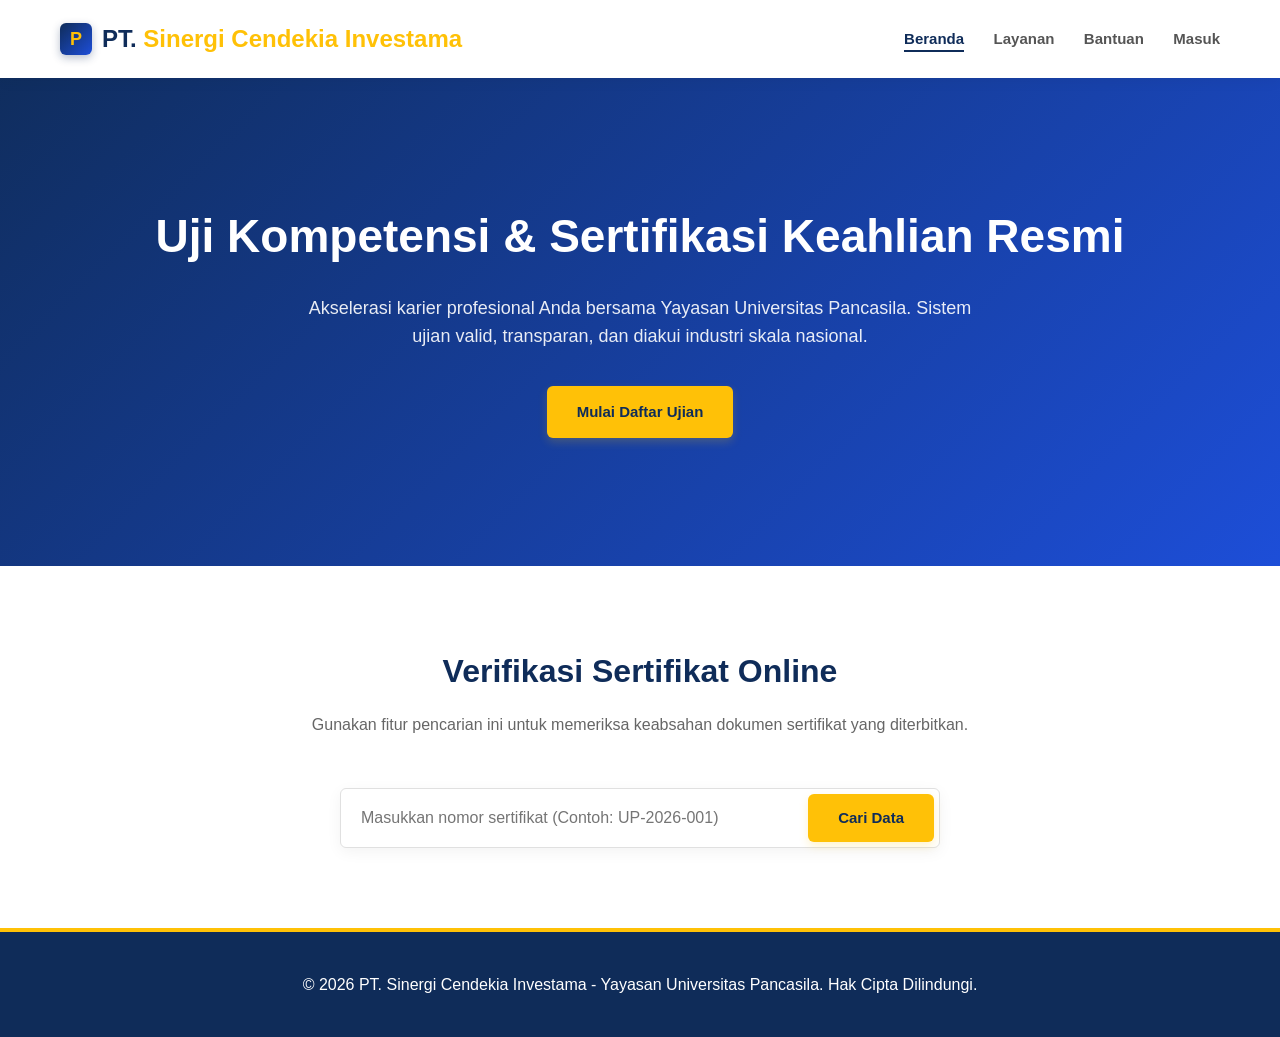
<file: index.html>
<!DOCTYPE html>
<html lang="id">
<head>
    <meta charset="UTF-8">
    <meta name="viewport" content="width=device-width, initial-scale=1.0">
    <title>PT. Sinergi Cendekia Investama - Beranda</title>
    <!-- Menghubungkan ke file CSS Eksternal -->
    <link rel="stylesheet" href="style.css">
    <style>
        /* Gaya spesifik khusus untuk elemen di halaman Beranda */
        .hero {
            background: linear-gradient(135deg, var(--primary-color) 0%, #1d4ed8 100%);
            color: var(--white);
            padding: 200px 0 120px 0;
            text-align: center;
        }

        .hero h1 {
            font-size: 46px;
            margin-bottom: 20px;
            font-weight: 700;
        }

        .hero p {
            font-size: 18px;
            margin-bottom: 35px;
            max-width: 700px;
            margin-left: auto;
            margin-right: auto;
            opacity: 0.9;
        }

        .verification {
            background-color: var(--white);
        }

        .search-box {
            max-width: 600px;
            margin: 0 auto;
            display: flex;
            gap: 10px;
            box-shadow: 0 4px 15px rgba(0,0,0,0.05);
            border-radius: 6px;
            padding: 5px;
            background: var(--white);
            border: 1px solid #e0e0e0;
        }

        .search-box input {
            flex: 1;
            padding: 15px;
            border: none;
            font-size: 16px;
            outline: none;
        }
    </style>
</head>
<body>

    <!-- Navigasi -->
    <header>
        <div class="container">
            <nav>
                <a href="index.html" class="logo logo-wrapper">
                    <div class="logo-icon">P</div>
                    <div>PT. <span>Sinergi Cendekia Investama</span></div>
                </a>
                <div class="menu">
                    <a href="index.html" class="active">Beranda</a>
                    <a href="layanan.html">Layanan</a>
                    <a href="faq.html">Bantuan</a>
                    <a href="login.html">Masuk</a>
                </div>
            </nav>
        </div>
    </header>

    <!-- Banner Utama dengan Kelas Animasi -->
    <section class="hero">
        <div class="container animate-fade">
            <h1>Uji Kompetensi & Sertifikasi Keahlian Resmi</h1>
            <p>Akselerasi karier profesional Anda bersama Yayasan Universitas Pancasila. Sistem ujian valid, transparan, dan diakui industri skala nasional.</p>
            <a href="daftar.html" class="btn">Mulai Daftar Ujian</a>
        </div>
    </section>

    <!-- Fitur Verifikasi Sertifikat -->
    <section class="verification section-padding">
        <div class="container">
            <h2 class="section-title">Verifikasi Sertifikat Online</h2>
            <p class="section-subtitle">Gunakan fitur pencarian ini untuk memeriksa keabsahan dokumen sertifikat yang diterbitkan.</p>
            
            <div class="search-box">
                <input type="text" id="certNumber" placeholder="Masukkan nomor sertifikat (Contoh: UP-2026-001)">
                <button type="button" class="btn" onclick="checkCertificate()">Cari Data</button>
            </div>

            <div id="resultArea" class="result-box"></div>
        </div>
    </section>

    <!-- Footer -->
    <footer>
        <div class="container">
            <p>&copy; 2026 PT. Sinergi Cendekia Investama - Yayasan Universitas Pancasila. Hak Cipta Dilindungi.</p>
        </div>
    </footer>

    <!-- Logika Front-End Profesional (Simulasi Validasi) -->
    <script>
        function checkCertificate() {
            const input = document.getElementById('certNumber').value;
            const btn = document.querySelector('.search-box .btn');
            const resultBox = document.getElementById('resultArea');
            
            if(!input) {
                alert("Mohon masukkan nomor sertifikat Anda.");
                return;
            }

            // Simulasi Loading
            btn.innerHTML = `<span class="loading-spinner"></span> Menghubungkan ke Pusat Data...`;
            btn.disabled = true;

            setTimeout(() => {
                btn.innerHTML = "Cari Data";
                btn.disabled = false;
                
                // Tampilkan Hasil di layar
                resultBox.style.display = "block";
                resultBox.className = "result-box animate-pop";
                resultBox.innerHTML = `
                    <h4 style="color: #0f2c59; margin-bottom: 10px;">Data Sertifikat Ditemukan:</h4>
                    <p><strong>Nama Peserta:</strong> Radithya Iqbal Robbani</p>
                    <p><strong>Skema:</strong> Junior Web Developer</p>
                    <p><strong>Status:</strong> <span style="color: #28a745; font-weight: bold;">Terverifikasi BNSP</span></p>
                    <hr style="margin: 10px 0; border: 0; border-top: 1px solid #ccc;">
                    <small>Sertifikat ini diterbitkan secara sah oleh Yayasan Universitas Pancasila.</small>
                `;
            }, 1500);
        }
    </script>
</body>
</html>
</file>
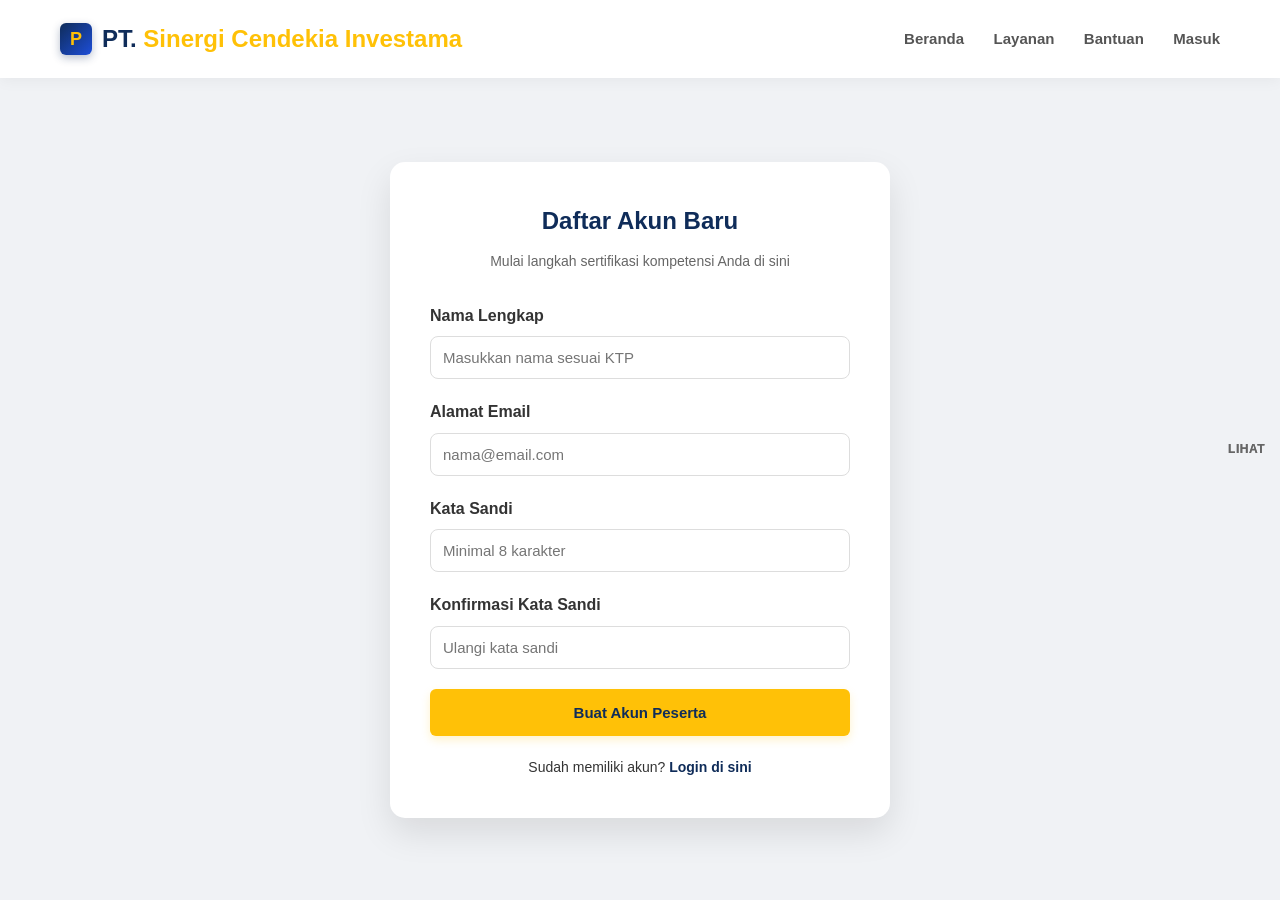
<file: daftar.html>
<!DOCTYPE html>
<html lang="id">
<head>
    <meta charset="UTF-8">
    <meta name="viewport" content="width=device-width, initial-scale=1.0">
    <title>Pendaftaran Akun - PT. Sinergi Cendekia Investama</title>
    <link rel="stylesheet" href="style.css">
    <style>
        .register-section { min-height: 100vh; display: flex; align-items: center; justify-content: center; background: #f0f2f5; padding-top: 80px; }
        .form-wrapper { background: white; padding: 40px; border-radius: 15px; box-shadow: 0 15px 35px rgba(0,0,0,0.1); width: 100%; max-width: 500px; }
        .form-group { text-align: left; margin-bottom: 20px; }
        .form-group label { display: block; margin-bottom: 8px; font-weight: 600; }
        .form-group input { width: 100%; padding: 12px; border: 1px solid #ddd; border-radius: 8px; font-size: 15px; }
    </style>
</head>
<body>
    <header>
        <div class="container">
            <nav>
                <a href="index.html" class="logo logo-wrapper">
                    <div class="logo-icon">P</div>
                    <div>PT. <span>Sinergi Cendekia Investama</span></div>
                </a>
                <div class="menu">
                    <a href="index.html">Beranda</a>
                    <a href="layanan.html">Layanan</a>
                    <a href="faq.html">Bantuan</a>
                    <a href="login.html">Masuk</a>
                </div>
            </nav>
        </div>
    </header>

    <div class="register-section animate-fade">
        <div class="form-wrapper">
            <h2 style="text-align: center; margin-bottom: 10px; color: var(--primary-color);">Daftar Akun Baru</h2>
            <p style="text-align: center; color: #666; margin-bottom: 30px; font-size: 14px;">Mulai langkah sertifikasi kompetensi Anda di sini</p>
            
            <form onsubmit="handleRegistration(event)">
                <div class="form-group">
                    <label>Nama Lengkap</label>
                    <input type="text" id="nama" placeholder="Masukkan nama sesuai KTP" required>
                </div>
                <div class="form-group">
                    <label>Alamat Email</label>
                    <input type="email" id="email" placeholder="nama@email.com" required>
                </div>
                <div class="form-group">
                    <label>Kata Sandi</label>
                    <input type="password" id="pass1" placeholder="Minimal 8 karakter" required>
                    <span class="toggle-password" onclick="togglePasswordVisibility('pass1', this)">LIHAT</span>
                </div>
                <div class="form-group">
                    <label>Konfirmasi Kata Sandi</label>
                    <input type="password" id="pass2" placeholder="Ulangi kata sandi" required>
                    <span class="toggle-password" onclick="togglePasswordVisibility('pass2', this)">LIHAT</span>
                </div>
                <button type="submit" id="btnDaftar" class="btn" style="width: 100%; padding: 15px;">Buat Akun Peserta</button>
            </form>
            <p style="text-align: center; margin-top: 20px; font-size: 14px;">
                Sudah memiliki akun? <a href="login.html" style="color: var(--primary-color); font-weight: bold; text-decoration: none;">Login di sini</a>
            </p>
        </div>
    </div>

    <script>
        function handleRegistration(event) {
            event.preventDefault();
            const nama = document.getElementById('nama').value;
            const email = document.getElementById('email').value;
            const p1 = document.getElementById('pass1').value;
            const p2 = document.getElementById('pass2').value;
            const btn = document.getElementById('btnDaftar');

            if(p1 !== p2) {
                alert("Kesalahan: Kata sandi tidak cocok!");
                return;
            }

            btn.innerHTML = "Menyimpan Data Akun...";
            btn.disabled = true;

            setTimeout(() => {
                // NYATA MEMBUAT DAN MENYIMPAN DATA KE MEMORI BROWSER
                const dataUser = { nama: nama, email: email, password: p1, statusAdmin: "Perlu Unggah Berkas", nilaiTeori: "-", nilaiLab: "-", rekomendasi: "-" };
                localStorage.setItem(email, JSON.stringify(dataUser));
                localStorage.setItem("session_email", email); // Simpan sesi login aktif

                alert("Akun Berhasil Dibuat & Tersimpan di Sistem Browser!\nSistem akan mengarahkan Anda langsung ke Dashboard.");
                window.location.href = "dashboard.html";
            }, 1200);
        }
        function togglePasswordVisibility(inputId, element) {
            const passwordInput = document.getElementById(inputId);
            
            if (passwordInput.type === "password") {
                passwordInput.type = "text";
                element.innerText = "SEMBUNYI";
                element.style.color = "var(--primary-color)";
            } else {
                passwordInput.type = "password";
                element.innerText = "LIHAT";
                element.style.color = "#666";
            }
        }
    </script>
</body>
</html>
</file>
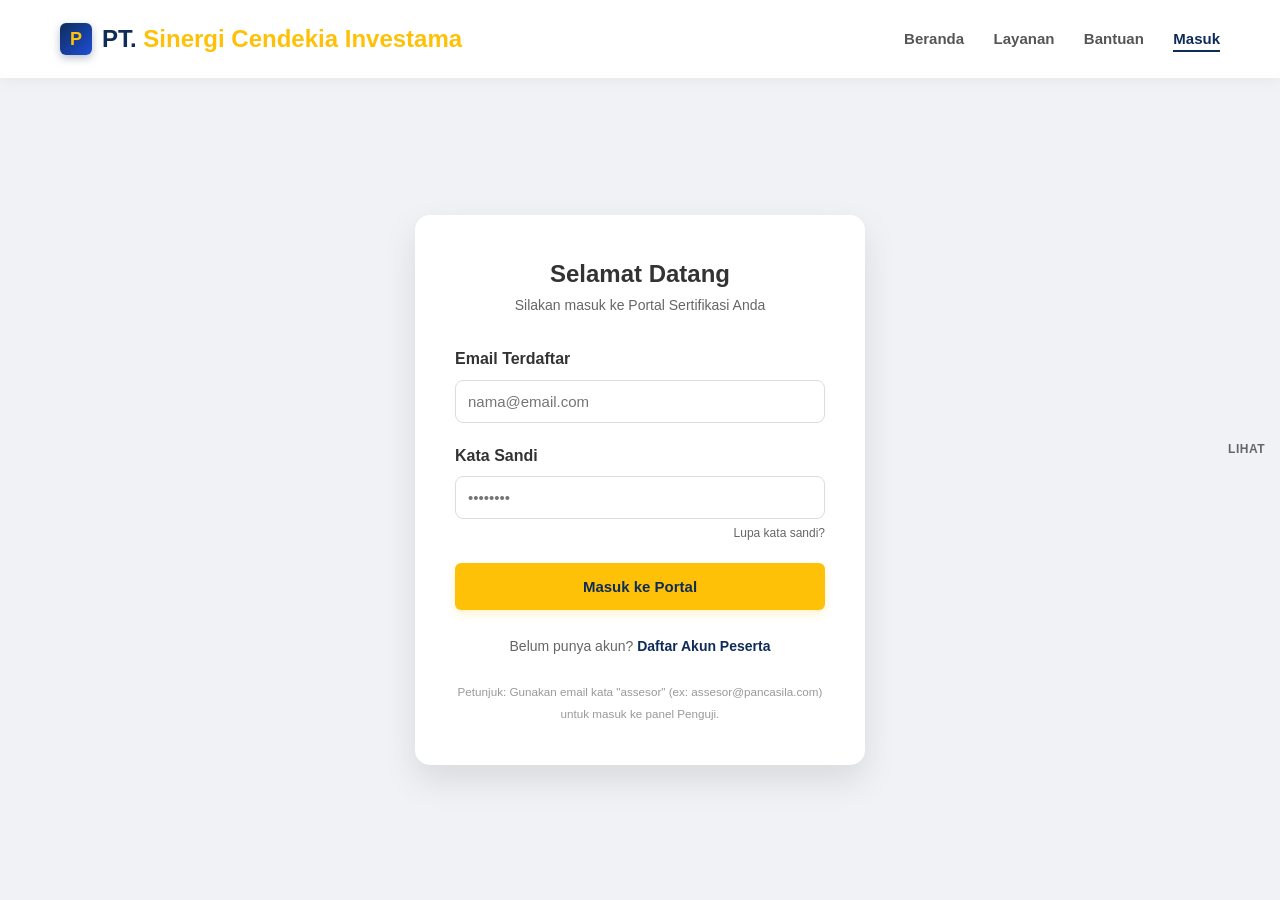
<file: dashboard.html>
<!DOCTYPE html>
<html lang="id">
<head>
    <meta charset="UTF-8">
    <meta name="viewport" content="width=device-width, initial-scale=1.0">
    <title>Dashboard Peserta - PT. Sinergi Cendekia Investama</title>
    <link rel="stylesheet" href="style.css">
    <style>
        .dashboard-container { margin-top: 120px; padding-bottom: 60px; }
        .dashboard-card { background: white; padding: 30px; border-radius: 10px; box-shadow: 0 4px 15px rgba(0,0,0,0.05); margin-top: 25px; }
        .status-grid { display: grid; grid-template-columns: repeat(auto-fit, minmax(200px, 1fr)); gap: 20px; margin-top: 20px; }
        .status-card { background: #f8f9fa; padding: 20px; border-radius: 8px; text-align: center; border-bottom: 4px solid var(--primary-color); }
        .status-card h4 { font-size: 20px; color: var(--primary-color); margin-top: 5px; }
        .toast-container { position: fixed; bottom: 20px; right: 20px; background: #28a745; color: white; padding: 15px 25px; border-radius: 8px; display: none; box-shadow: 0 5px 15px rgba(0,0,0,0.2); z-index: 2000; }
    </style>
</head>
<body>
    <header>
        <div class="container">
            <nav>
                <a href="#" class="logo logo-wrapper">
                    <div class="logo-icon">P</div>
                    <div>PT. <span>Sinergi Cendekia Investama</span></div>
                </a>
                <div class="menu">
                    <span id="navNama" style="font-weight: bold; color: var(--primary-color); margin-right: 15px;">Halo, Peserta</span>
                    <a href="login.html" onclick="localStorage.removeItem('session_email')" style="color: red; font-weight: bold; text-decoration: none;">Keluar</a>
                </div>
            </nav>
        </div>
    </header>

    <div class="container dashboard-container animate-fade">
        <div class="dashboard-card" style="display: flex; align-items: center; gap: 20px;">
            <img src="https://dicebear.com" alt="Avatar" style="width: 70px; height: 70px; border-radius: 50%; background: #eee;">
            <div>
                <h3 id="cardNama" style="color: var(--primary-color);">Memuat Nama...</h3>
                <p>Status Log: <strong id="cardEmail" style="color: #666;">-</strong></p>
            </div>
        </div>

        <div class="dashboard-card">
            <h3 style="color: var(--primary-color); border-bottom: 2px solid #eee; padding-bottom: 10px;">Status Progres Uji Kompetensi & Lab</h3>
            <div class="status-grid">
                <div class="status-card">
                    <p>Berkas Administrasi</p>
                    <h4 id="txtStatusAdmin" style="color: #ffc107;">Mengecek...</h4>
                </div>
                <div class="status-card">
                    <p>Nilai Teori / Lab</p>
                    <h4 id="txtNilai">-</h4>
                </div>
                <div class="status-card">
                    <p>Rekomendasi BNSP</p>
                    <h4 id="txtRekomendasi">-</h4>
                </div>
            </div>
        </div>

        <div class="dashboard-card" id="formUploadSection">
            <h3 style="color: var(--primary-color); margin-bottom: 15px;">Form Pengajuan Skema Sertifikasi (Pra-Asesmen)</h3>
            <form onsubmit="submitPortofolio(event)">
                <div class="form-group" style="margin-bottom: 15px; text-align: left;">
                    <label style="font-weight: 600; display: block; margin-bottom: 5px;">Pilih Skema Keahlian</label>
                    <select id="pilihanSkema" required style="width: 100%; padding: 12px; border: 1px solid #ddd; border-radius: 6px;">
                        <option value="">-- Pilih Skema Sertifikasi --</option>
                        <option value="Junior Web Developer">Junior Web Developer (Teknologi Informasi)</option>
                        <option value="Akuntan Madya">Akuntan Madya (Bisnis)</option>
                        <option value="Teknisi Laboratorium">Teknisi Laboratorium Dasar (Sains/Teknis)</option>
                    </select>
                </div>
                <button type="submit" id="btnKirimBerkas" class="btn" style="width: 100%;">Ajukan Berkas & Skema Uji</button>
            </form>
        </div>
    </div>

    <div id="toastNotification" class="toast-container"></div>

    <script>
        // Ambil data user yang sedang login aktif
        const sessionEmail = localStorage.getItem("session_email");
        if(!sessionEmail || sessionEmail === "assesor_active") {
            alert("Sesi habis atau tidak valid. Silakan login kembali.");
            window.location.href = "login.html";
        }

        const userData = JSON.parse(localStorage.getItem(sessionEmail));
        
        // Tampilkan data ke HTML secara dinamis
        document.getElementById('navNama').innerText = "Halo, " + userData.nama;
        document.getElementById('cardNama').innerText = userData.nama;
        document.getElementById('cardEmail').innerText = userData.email;
        document.getElementById('txtStatusAdmin').innerText = userData.statusAdmin;
        
        if(userData.statusAdmin === "Menunggu Validasi Asesor") {
            document.getElementById('txtStatusAdmin').style.color = "#0d6efd";
            document.getElementById('formUploadSection').innerHTML = "<p style='color: green; font-weight: bold; text-align: center;'>Berkas Anda telah berhasil disimpan di memori browser dan sedang menunggu penilaian dari Assesor.</p>";
        } else if(userData.statusAdmin === "Sertifikat Terbit") {
            document.getElementById('txtStatusAdmin').style.color = "#28a745";
            document.getElementById('formUploadSection').style.display = "none";
        }

        document.getElementById('txtNilai').innerText = `T: ${userData.nilaiTeori} / L: ${userData.nilaiLab}`;
        document.getElementById('txtRekomendasi').innerText = userData.rekomendasi;

        function submitPortofolio(event) {
            event.preventDefault();
            const skema = document.getElementById('pilihanSkema').value;
            
            // Perbarui data objek lokal
            userData.statusAdmin = "Menunggu Validasi Asesor";
            userData.rekomendasi = "Proses Peninjauan";
            
            // Simpan kembali perubahan ke localStorage secara permanen
            localStorage.setItem(sessionEmail, JSON.stringify(userData));

            // Munculkan notifikasi toast modern
            const toast = document.getElementById('toastNotification');
            toast.innerText = `Sukses mengajukan skema ${skema}! Data tersimpan.`;
            toast.style.display = "block";
            
            setTimeout(() => {
                window.location.reload();
            }, 1500);
        }
    </script>
</body>
</html>
</file>
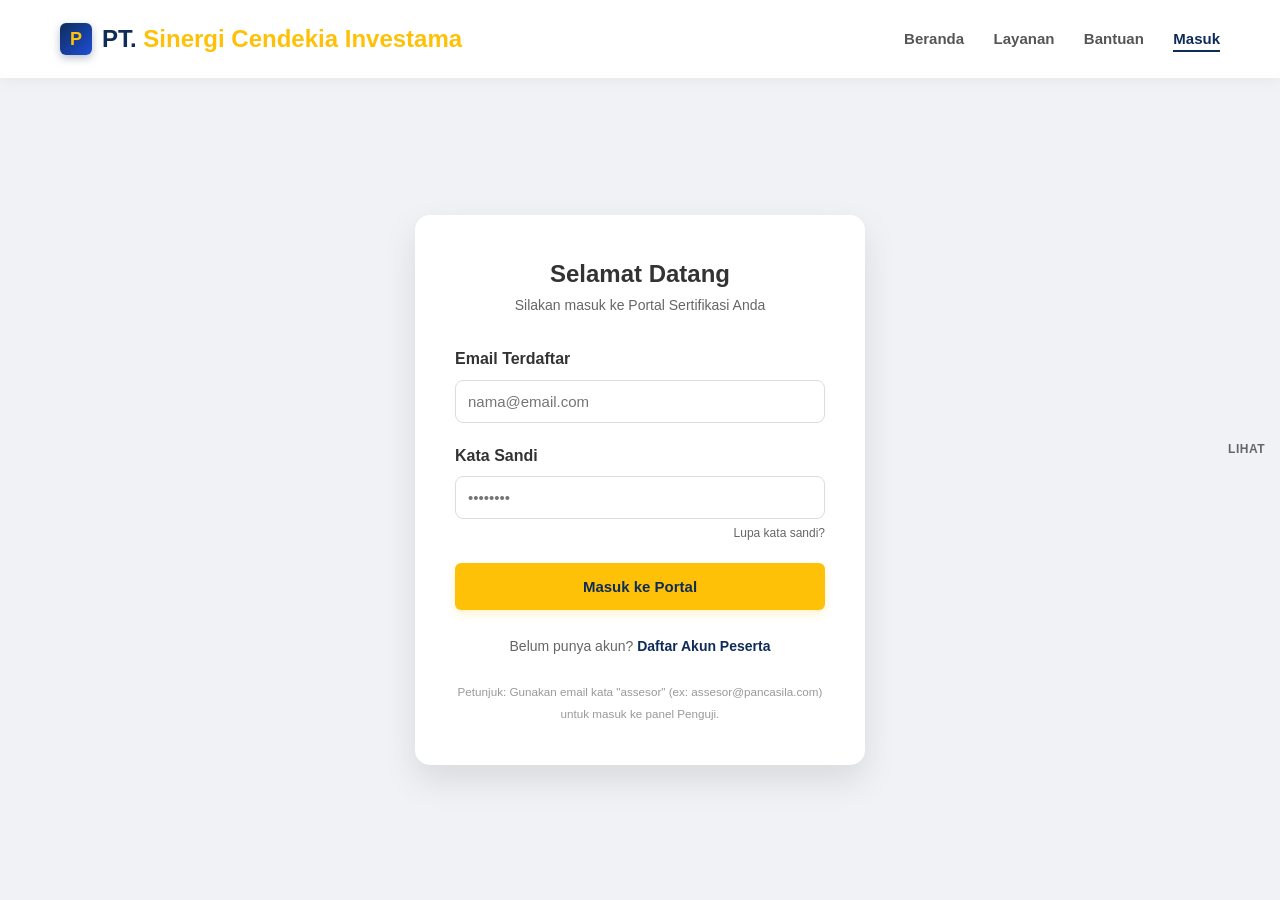
<file: dashboard_assesor.html>
<!DOCTYPE html>
<html lang="id">
<head>
    <meta charset="UTF-8">
    <meta name="viewport" content="width=device-width, initial-scale=1.0">
    <title>Panel Assesor - PT. Sinergi Cendekia Investama</title>
    <link rel="stylesheet" href="style.css">
    <style>
        .assesor-container { margin-top: 120px; padding-bottom: 60px; }
        .dashboard-card { background: white; padding: 30px; border-radius: 10px; box-shadow: 0 4px 15px rgba(0,0,0,0.05); margin-top: 25px; }
        .action-btn { background: #0d6efd; color: white; padding: 6px 12px; border-radius: 4px; border: none; font-weight: bold; cursor: pointer; }
        .input-box { width: 80px; padding: 6px; border: 1px solid #ddd; border-radius: 4px; text-align: center; }
    </style>
</head>
<body>
    <header>
        <div class="container">
            <nav>
                <a href="#" class="logo logo-wrapper">
                    <div class="logo-icon">P</div>
                    <div>PT. <span>Sinergi Cendekia Investama</span></div>
                </a>
                <div class="menu">
                    <span style="font-weight: bold; color: var(--primary-color); margin-right: 15px;">Dosen Penguji / Assesor</span>
                    <a href="login.html" onclick="localStorage.removeItem('session_email')" style="color: red; font-weight: bold; text-decoration: none;">Keluar</a>
                </div>
            </nav>
        </div>
    </header>

    <div class="container assesor-container animate-fade">
        <div class="dashboard-card">
            <h2>Evaluasi Nyata Data Peserta (Dari Memori Browser)</h2>
            <p style="color: #666; margin-bottom: 20px;">Berikut adalah daftar akun peserta yang terdeteksi mendaftar di komputer/browser ini. Anda bisa langsung menguji lab dan memberikan nilai di sini.</p>
            
            <div class="table-responsive">
                <table>
                    <thead>
                        <tr>
                            <th>Nama Peserta</th>
                            <th>Email</th>
                            <th>Nilai Teori</th>
                            <th>Nilai Lab</th>
                            <th>Rekomendasi</th>
                            <th>Aksi Operasi</th>
                        </tr>
                    </thead>
                    <tbody id="tabelDataPeserta">
                        <!-- Data akan dimasukkan secara dinamis oleh JavaScript di bawah -->
                    </tbody>
                </table>
            </div>
        </div>
    </div>

    <script>
        // Proteksi Halaman
        if(localStorage.getItem("session_email") !== "assesor_active") {
            window.location.href = "login.html";
        }

        const tbody = document.getElementById('tabelDataPeserta');
        let dataDitemukan = false;

        // Loop seluruh memori localStorage untuk mencari data akun peserta
        for (let i = 0; i < localStorage.length; i++) {
            const key = localStorage.key(i);
            
            // Lewati data session bawan sistem
            if(key === "session_email" || key === "assesor_active") continue;

            try {
                const user = JSON.parse(localStorage.getItem(key));
                if(user && user.nama && user.email) {
                    dataDitemukan = true;
                    
                    const tr = document.createElement('tr');
                    tr.innerHTML = `
                        <td><strong>${user.nama}</strong></td>
                        <td>${user.email}</td>
                        <td><input type="number" id="t_${user.email}" class="input-box" value="${user.nilaiTeori === '-' ? 80 : user.nilaiTeori}"></td>
                        <td><input type="number" id="l_${user.email}" class="input-box" value="${user.nilaiLab === '-' ? 85 : user.nilaiLab}"></td>
                        <td>
                            <select id="r_${user.email}" style="padding:6px; border-radius:4px;">
                                <option value="Kompeten" ${user.rekomendasi === 'Kompeten' ? 'selected' : ''}>Kompeten (K)</option>
                                <option value="Belum Kompeten" ${user.rekomendasi === 'Belum Kompeten' ? 'selected' : ''}>Belum Kompeten (BK)</option>
                            </select>
                        </td>
                        <td><button class="action-btn" onclick="simpanNilaiKeBrowser('${user.email}')">Simpan & Update</button></td>
                    `;
                    tbody.appendChild(tr);
                }
            } catch(e) {
                // Lewati jika data bukan format JSON akun
            }
        }

        if(!dataDitemukan) {
            tbody.innerHTML = `<tr><td colspan="6" style="text-align:center; color:#999; padding:20px;">Belum ada akun peserta yang terdaftar di komputer ini. Silakan buat akun baru terlebih dahulu di halaman daftar.</td></tr>`;
        }

        function simpanNilaiKeBrowser(emailTarget) {
            const userObj = JSON.parse(localStorage.getItem(emailTarget));
            
            // Ambil data inputan baru dari baris tabel
            userObj.nilaiTeori = document.getElementById(`t_${emailTarget}`).value;
            userObj.nilaiLab = document.getElementById(`l_${emailTarget}`).value;
            userObj.rekomendasi = document.getElementById(`r_${emailTarget}`).value;
            userObj.statusAdmin = "Sertifikat Terbit"; // Otomatis naik tingkat

            // Tulis dan kunci kembali perubahan ke dalam memori browser
            localStorage.setItem(emailTarget, JSON.stringify(userObj));
            
            alert(`Berhasil! Data nilai untuk peserta ${userObj.nama} telah resmi disimpan ke database browser secara permanen.`);
            window.location.reload();
        }
    </script>
</body>
</html>
</file>
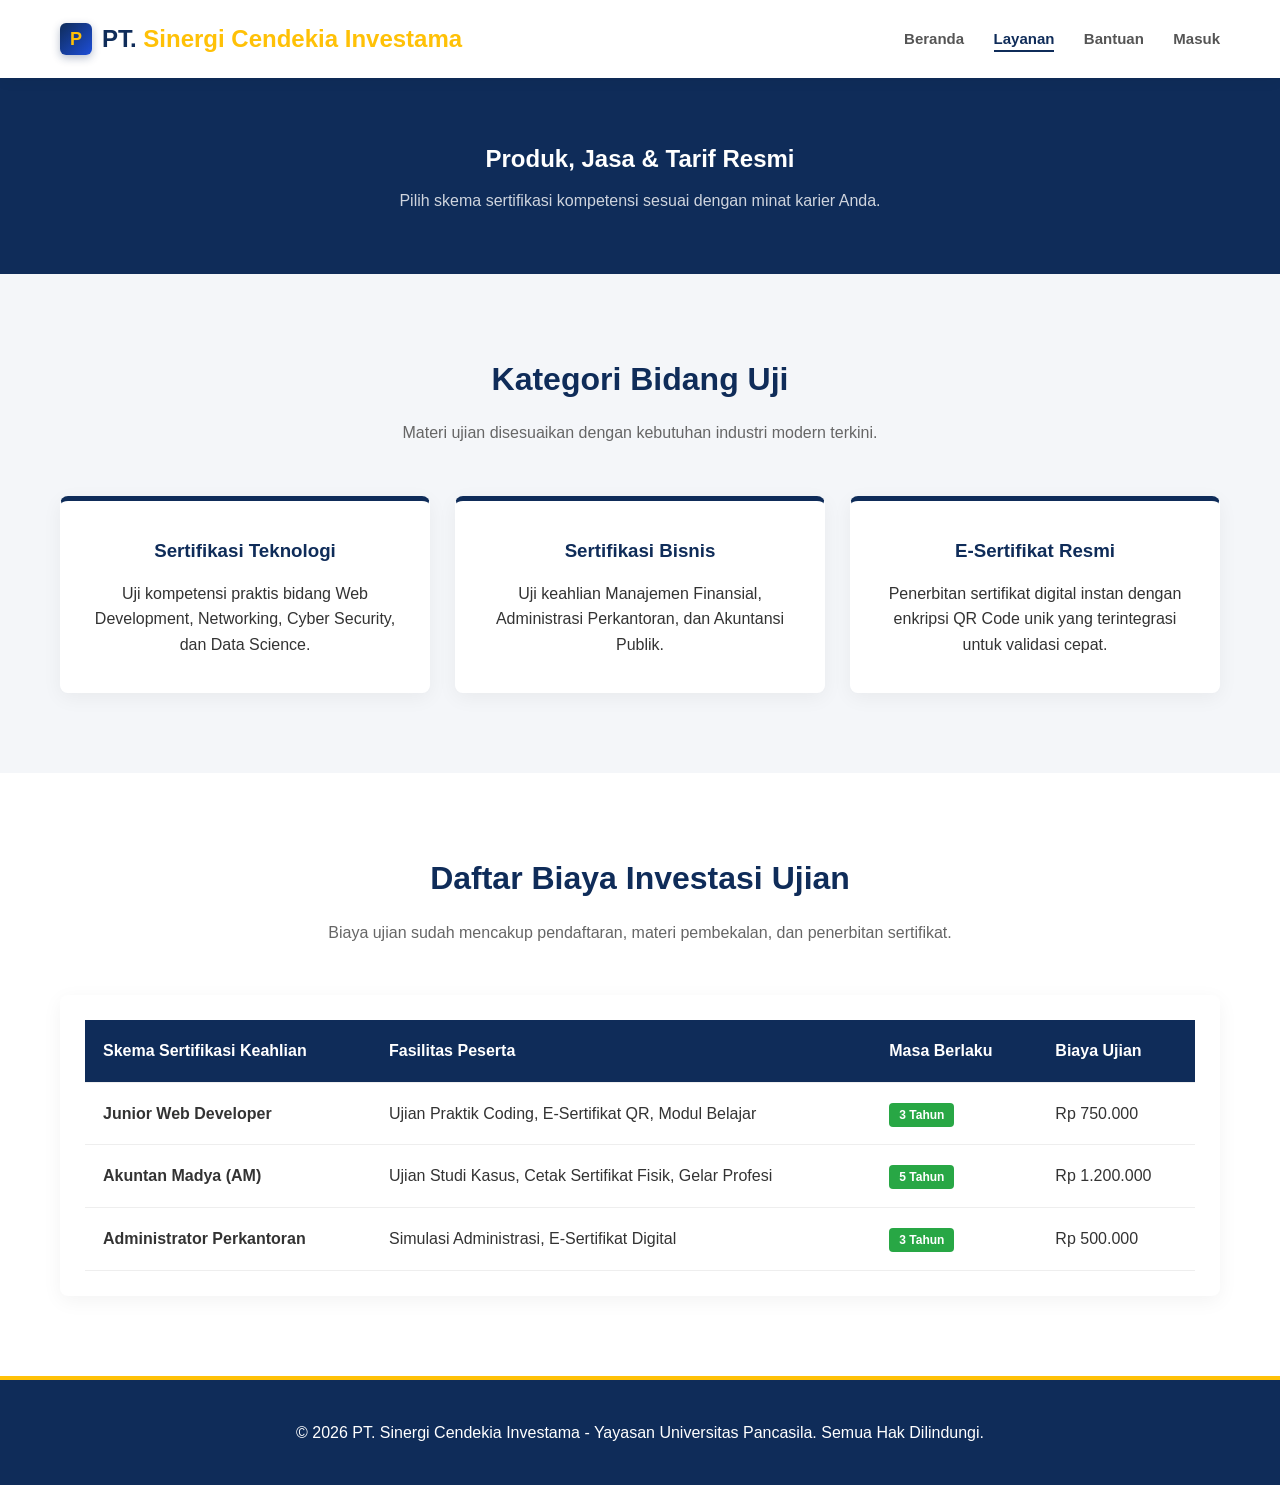
<file: layanan.html>
<!DOCTYPE html>
<html lang="id">
<head>
    <meta charset="UTF-8">
    <meta name="viewport" content="width=device-width, initial-scale=1.0">
    <title>Layanan & Tarif - PT. Sinergi Cendekia Investama</title>
    <!-- Menghubungkan ke file CSS Utama -->
    <link rel="stylesheet" href="style.css">
    <style>
        /* Gaya spesifik halaman Layanan */
        .page-header {
            background-color: var(--primary-color);
            color: var(--white);
            padding: 140px 0 60px 0;
            text-align: center;
        }

        .card-container {
            display: flex;
            justify-content: space-between;
            gap: 25px;
            flex-wrap: wrap;
        }

        .card {
            background: var(--white);
            padding: 35px 25px;
            border-radius: 8px;
            flex: 1;
            min-width: 280px;
            box-shadow: 0 5px 20px rgba(0,0,0,0.05);
            border-top: 5px solid var(--primary-color);
            text-align: center;
            transition: var(--transition);
        }

        .card:hover {
            transform: translateY(-5px);
            box-shadow: 0 10px 25px rgba(0,0,0,0.1);
        }

        .card h3 {
            margin-bottom: 15px;
            color: var(--primary-color);
        }

        .table-responsive {
            overflow-x: auto;
            background: var(--white);
            padding: 25px;
            border-radius: 8px;
            box-shadow: 0 5px 20px rgba(0,0,0,0.05);
            margin-top: 30px;
        }

        table {
            width: 100%;
            border-collapse: collapse;
            text-align: left;
        }

        th, td {
            padding: 18px;
            border-bottom: 1px solid #eee;
        }

        th {
            background-color: var(--primary-color);
            color: var(--white);
        }

        tr:hover {
            background-color: #f8f9fa;
        }

        .badge {
            background-color: #28a745;
            color: var(--white);
            padding: 5px 10px;
            border-radius: 4px;
            font-size: 12px;
            font-weight: bold;
        }
    </style>
</head>
<body>

    <!-- Navigasi -->
    <header>
        <div class="container">
            <nav>
                <a href="index.html" class="logo logo-wrapper">
                    <div class="logo-icon">P</div>
                    <div>PT. <span>Sinergi Cendekia Investama</span></div>
                </a>
                <div class="menu">
                    <a href="index.html">Beranda</a>
                    <a href="layanan.html" class="active">Layanan</a>
                    <a href="faq.html">Bantuan</a>
                    <a href="login.html">Masuk</a>
                </div>
            </nav>
        </div>
    </header>

    <!-- Header Halaman Internal -->
    <section class="page-header">
        <div class="container animate-fade">
            <h2>Produk, Jasa & Tarif Resmi</h2>
            <p style="opacity: 0.8; margin-top: 10px;">Pilih skema sertifikasi kompetensi sesuai dengan minat karier Anda.</p>
        </div>
    </section>

    <!-- Kartu Deskripsi Produk -->
    <section class="section-padding">
        <div class="container">
            <h2 class="section-title">Kategori Bidang Uji</h2>
            <p class="section-subtitle">Materi ujian disesuaikan dengan kebutuhan industri modern terkini.</p>
            
            <div class="card-container">
                <div class="card">
                    <h3>Sertifikasi Teknologi</h3>
                    <p>Uji kompetensi praktis bidang Web Development, Networking, Cyber Security, dan Data Science.</p>
                </div>
                <div class="card">
                    <h3>Sertifikasi Bisnis</h3>
                    <p>Uji keahlian Manajemen Finansial, Administrasi Perkantoran, dan Akuntansi Publik.</p>
                </div>
                <div class="card">
                    <h3>E-Sertifikat Resmi</h3>
                    <p>Penerbitan sertifikat digital instan dengan enkripsi QR Code unik yang terintegrasi untuk validasi cepat.</p>
                </div>
            </div>
        </div>
    </section>

    <!-- Tabel Daftar Tarif -->
    <section class="section-padding" style="background-color: var(--white);">
        <div class="container">
            <h2 class="section-title">Daftar Biaya Investasi Ujian</h2>
            <p class="section-subtitle">Biaya ujian sudah mencakup pendaftaran, materi pembekalan, dan penerbitan sertifikat.</p>
            
            <div class="table-responsive">
                <table>
                    <thead>
                        <tr>
                            <th>Skema Sertifikasi Keahlian</th>
                            <th>Fasilitas Peserta</th>
                            <th>Masa Berlaku</th>
                            <th>Biaya Ujian</th>
                        </tr>
                    </thead>
                    <tbody>
                        <tr>
                            <td><strong>Junior Web Developer</strong></td>
                            <td>Ujian Praktik Coding, E-Sertifikat QR, Modul Belajar</td>
                            <td><span class="badge">3 Tahun</span></td>
                            <td>Rp 750.000</td>
                        </tr>
                        <tr>
                            <td><strong>Akuntan Madya (AM)</strong></td>
                            <td>Ujian Studi Kasus, Cetak Sertifikat Fisik, Gelar Profesi</td>
                            <td><span class="badge">5 Tahun</span></td>
                            <td>Rp 1.200.000</td>
                        </tr>
                        <tr>
                            <td><strong>Administrator Perkantoran</strong></td>
                            <td>Simulasi Administrasi, E-Sertifikat Digital</td>
                            <td><span class="badge">3 Tahun</span></td>
                            <td>Rp 500.000</td>
                        </tr>
                    </tbody>
                </table>
            </div>
        </div>
    </section>

    <!-- Footer -->
    <footer>
        <div class="container">
            <p>&copy; 2026 PT. Sinergi Cendekia Investama - Yayasan Universitas Pancasila. Semua Hak Dilindungi.</p>
        </div>
    </footer>

</body>
</html>
</file>
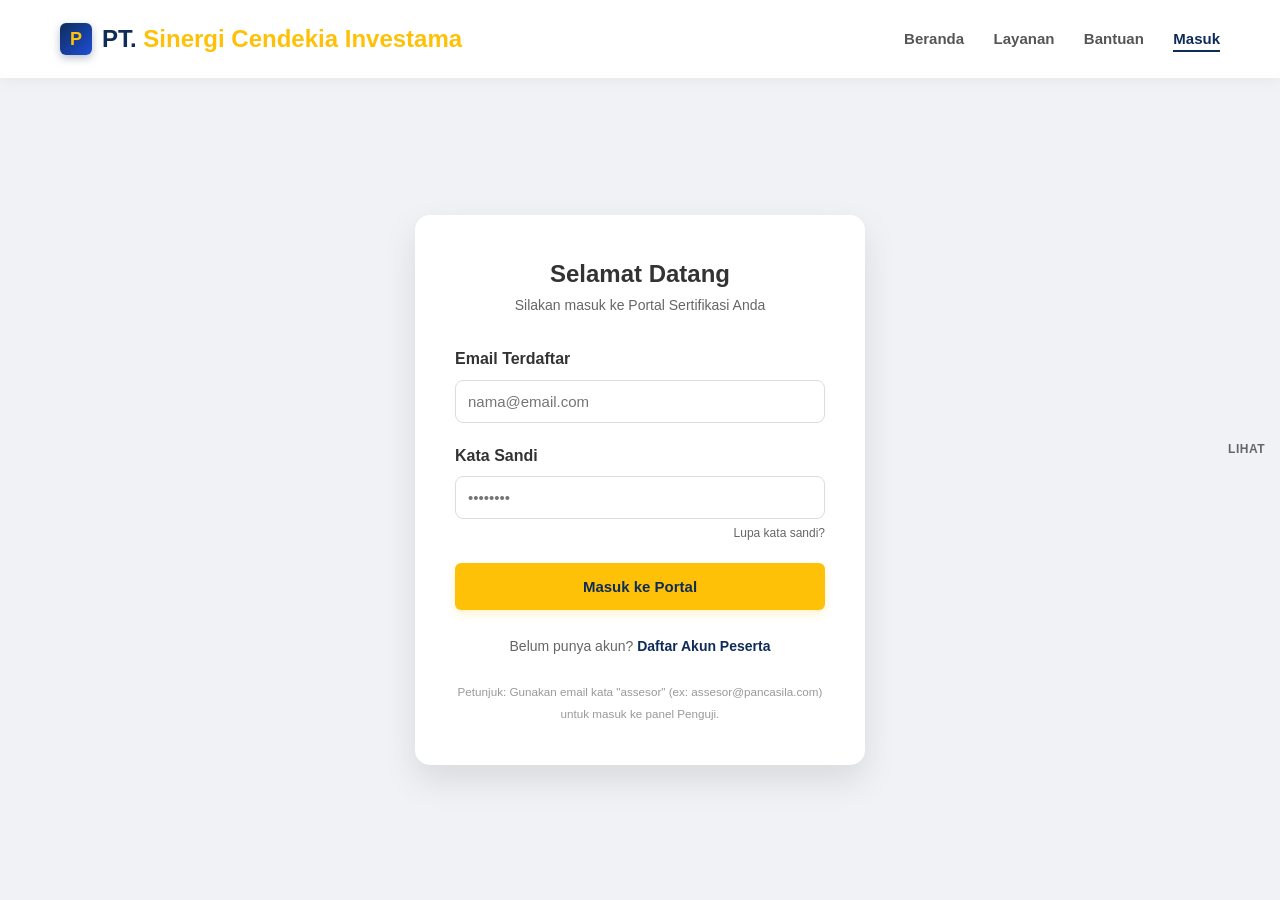
<file: login.html>
<!DOCTYPE html>
<html lang="id">
<head>
    <meta charset="UTF-8">
    <meta name="viewport" content="width=device-width, initial-scale=1.0">
    <title>Login - PT. Sinergi Cendekia Investama</title>
    <link rel="stylesheet" href="style.css">
    <style>
        .login-section { min-height: 100vh; display: flex; align-items: center; justify-content: center; background: #f0f2f5; padding-top: 80px; }
        .login-card { background: white; padding: 40px; border-radius: 15px; box-shadow: 0 15px 35px rgba(0,0,0,0.1); width: 100%; max-width: 450px; text-align: center; }
        .form-group { text-align: left; margin-bottom: 20px; }
        .form-group label { display: block; margin-bottom: 8px; font-weight: 600; }
        .form-group input { width: 100%; padding: 12px; border: 1px solid #ddd; border-radius: 8px; font-size: 15px; }
    </style>
</head>
<body>
    <header>
        <div class="container">
            <nav>
                <a href="index.html" class="logo logo-wrapper">
                    <div class="logo-icon">P</div>
                    <div>PT. <span>Sinergi Cendekia Investama</span></div>
                </a>
                <div class="menu">
                    <a href="index.html">Beranda</a>
                    <a href="layanan.html">Layanan</a>
                    <a href="faq.html">Bantuan</a>
                    <a href="login.html" class="active">Masuk</a>
                </div>
            </nav>
        </div>
    </header>

    <div class="login-section animate-fade">
        <div class="login-card">
            <h2>Selamat Datang</h2>
            <p style="color: #666; margin-bottom: 30px; font-size: 14px;">Silakan masuk ke Portal Sertifikasi Anda</p>
            <form onsubmit="handleLogin(event)">
                <div class="form-group">
                    <label>Email Terdaftar</label>
                    <input type="email" id="email" placeholder="nama@email.com" required>
                </div>
                <div class="form-group">
                    <label>Kata Sandi</label>
                    <input type="password" id="pass" placeholder="••••••••" required>
                    <!-- Tombol Toggle Mata -->
                    <span class="toggle-password" onclick="togglePasswordVisibility('pass', this)">LIHAT</span>
                    <a href="lupa_password.html" style="display: block; text-align: right; font-size: 12px; margin-top: 5px; color: #666; text-decoration: none;">Lupa kata sandi?</a>
                </div>
                <button type="submit" id="btnLogin" class="btn" style="width: 100%; padding: 15px;">Masuk ke Portal</button>
            </form>
            <div style="margin-top: 25px; font-size: 14px; color: #666;">
                Belum punya akun? <a href="daftar.html" style="color: var(--primary-color); font-weight: bold; text-decoration: none;">Daftar Akun Peserta</a><br><br>
                <small style="color: #999;">Petunjuk: Gunakan email kata "assesor" (ex: assesor@pancasila.com) untuk masuk ke panel Penguji.</small>
            </div>
        </div>
    </div>

    <script>
        function handleLogin(event) {
            event.preventDefault();
            const email = document.getElementById('email').value.trim();
            const pass = document.getElementById('pass').value;
            const btn = document.getElementById('btnLogin');

            btn.innerHTML = "Memverifikasi Kredensial...";
            btn.disabled = true;

            setTimeout(() => {
                // 1. Cek Ciri Akun Assesor
                if(email.includes("assesor")) {
                    alert("Akses Diterima: Masuk sebagai Dosen/Assesor.");
                    localStorage.setItem("session_email", "assesor_active");
                    window.location.href = "dashboard_assesor.html";
                    return;
                }

                // 2. Cek Real Data dari LocalStorage untuk Peserta
                const registeredUser = localStorage.getItem(email);
                if (registeredUser) {
                    const userObj = JSON.parse(registeredUser);
                    if (userObj.password === pass) {
                        localStorage.setItem("session_email", email); // Set active session
                        alert(`Login Berhasil! Selamat Datang Kembali, ${userObj.nama}`);
                        window.location.href = "dashboard.html";
                    } else {
                        alert("Kesalahan: Kata sandi yang Anda masukkan salah.");
                        btn.innerHTML = "Masuk ke Portal";
                        btn.disabled = false;
                    }
                } else {
                    alert("Kesalahan: Email belum terdaftar di sistem browser ini.");
                    btn.innerHTML = "Masuk ke Portal";
                    btn.disabled = false;
                }
            }, 1000);
        }
        function togglePasswordVisibility(inputId, element) {
            const passwordInput = document.getElementById(inputId);
            
            if (passwordInput.type === "password") {
                passwordInput.type = "text";
                element.innerText = "SEMBUNYI";
                element.style.color = "var(--primary-color)";
            } else {
                passwordInput.type = "password";
                element.innerText = "LIHAT";
                element.style.color = "#666";
            }
        }
    </script>
</body>
</html>
</file>
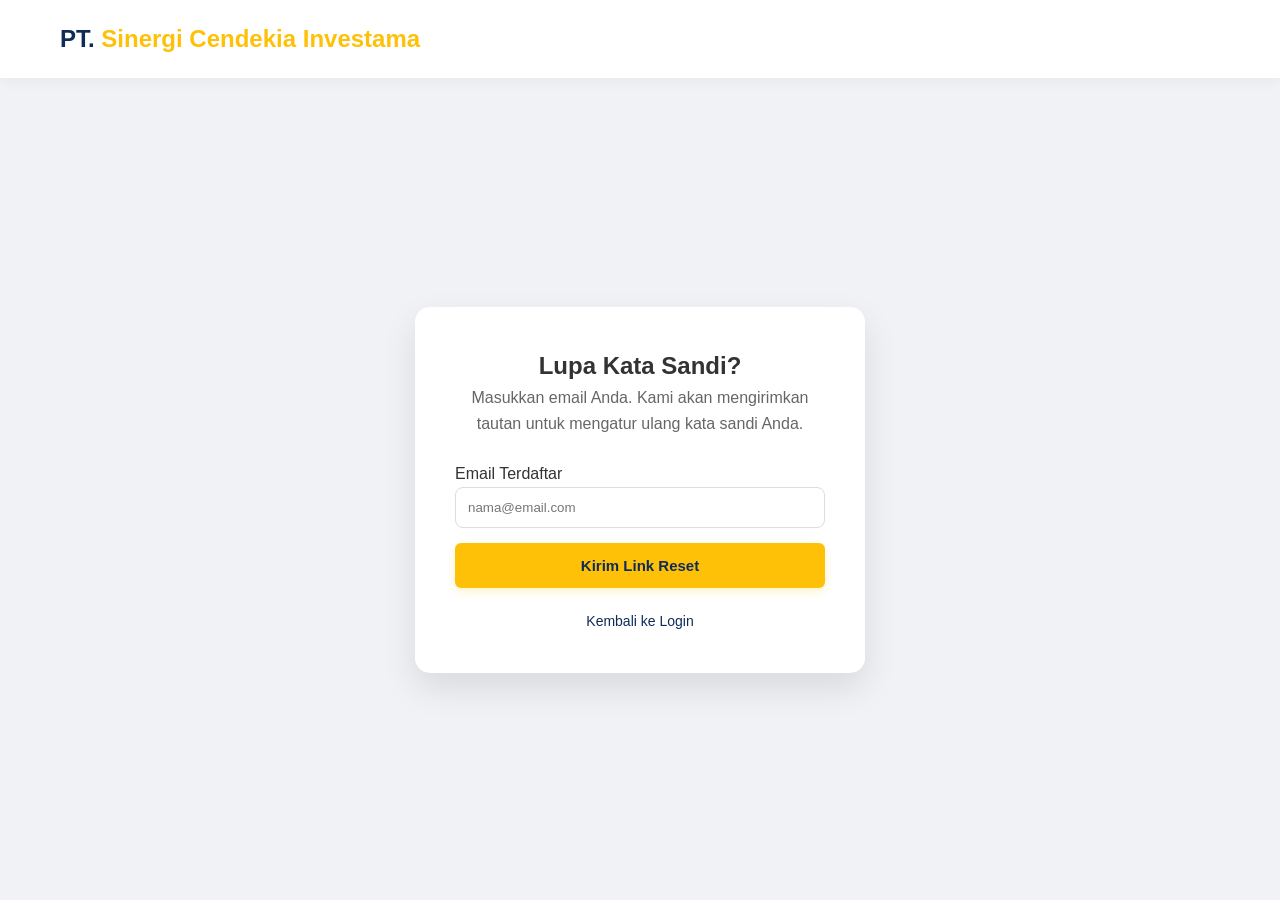
<file: lupa_password.html>
<!DOCTYPE html>
<html lang="id">
<head>
    <meta charset="UTF-8">
    <meta name="viewport" content="width=device-width, initial-scale=1.0">
    <title>Lupa Password - PT. Sinergi Cendekia Investama</title>
    <link rel="stylesheet" href="style.css">
    <style>
        .reset-section { min-height: 100vh; display: flex; align-items: center; justify-content: center; background: #f0f2f5; padding-top: 80px; }
        .reset-card { background: white; padding: 40px; border-radius: 15px; box-shadow: 0 15px 35px rgba(0,0,0,0.1); width: 100%; max-width: 450px; text-align: center; }
    </style>
</head>
<body>
    <header>
        <div class="container">
            <nav>
                <a href="index.html" class="logo">PT. <span>Sinergi Cendekia Investama</span></a>
            </nav>
        </div>
    </header>

    <div class="reset-section animate-fade">
        <div class="reset-card">
            <h2>Lupa Kata Sandi?</h2>
            <p style="margin-bottom: 25px; color: #666;">Masukkan email Anda. Kami akan mengirimkan tautan untuk mengatur ulang kata sandi Anda.</p>
            <form onsubmit="handleReset(event)">
                <div class="form-group" style="text-align: left;">
                    <label>Email Terdaftar</label>
                    <input type="email" id="emailReset" placeholder="nama@email.com" required style="width: 100%; padding: 12px; border: 1px solid #ddd; border-radius: 8px;">
                </div>
                <button type="submit" id="btnReset" class="btn" style="width: 100%; margin-top: 15px;">Kirim Link Reset</button>
            </form>
            <div style="margin-top: 20px;">
                <a href="login.html" style="color: var(--primary-color); text-decoration: none; font-size: 14px;">Kembali ke Login</a>
            </div>
        </div>
    </div>

    <script>
        function handleReset(event) {
            event.preventDefault();
            const btn = document.getElementById('btnReset');
            btn.innerHTML = "Mengirim...";
            setTimeout(() => {
                alert("Berhasil!\nInstruksi pengaturan ulang kata sandi telah dikirim ke email Anda.");
                window.location.href = "login.html";
            }, 1500);
        }
    </script>
</body>
</html>
</file>
<file: style.css>
/* ==========================================================================
   1. VARIABLES & RESET STYLE (Standar Profesional dengan CSS Variables)
   ========================================================================== */
:root {
    --primary-color: #0f2c59;    /* Biru Universitas / Formal */
    --secondary-color: #ffc107;  /* Emas / Aksen */
    --text-dark: #333333;
    --text-light: #666666;
    --bg-light: #f4f6f9;
    --white: #ffffff;
    --transition: all 0.3s cubic-bezier(0.25, 0.8, 0.25, 1);
}

* {
    margin: 0;
    padding: 0;
    box-sizing: border-box;
    font-family: 'Segoe UI', Tahoma, Geneva, Verdana, sans-serif;
}

html {
    scroll-behavior: smooth;
}

body {
    color: var(--text-dark);
    background-color: var(--bg-light);
    line-height: 1.6;
}

.container {
    max-width: 1200px;
    margin: 0 auto;
    padding: 0 20px;
}

/* ==========================================================================
   2. REUSABLE COMPONENTS (Komponen yang bisa dipakai ulang di tiap halaman)
   ========================================================================== */
.section-padding {
    padding: 80px 0;
}

.section-title {
    text-align: center;
    font-size: 32px;
    margin-bottom: 15px;
    color: var(--primary-color);
    font-weight: 700;
}

.section-subtitle {
    text-align: center;
    color: var(--text-light);
    margin-bottom: 50px;
    font-size: 16px;
}

/* Tombol dengan Efek Mikro-Interaktif */
.btn {
    display: inline-block;
    background-color: var(--secondary-color);
    color: var(--primary-color);
    padding: 14px 30px;
    text-decoration: none;
    font-weight: bold;
    border-radius: 6px;
    border: none;
    cursor: pointer;
    font-size: 15px;
    box-shadow: 0 4px 10px rgba(255, 193, 7, 0.2);
    transition: var(--transition);
}

.btn:hover {
    background-color: #e0a800;
    transform: translateY(-3px);
    box-shadow: 0 6px 15px rgba(255, 193, 7, 0.4);
}

.btn:active {
    transform: translateY(-1px);
}

/* ==========================================================================
   3. HEADER & NAVIGATION
   ========================================================================== */
header {
    background-color: var(--white);
    box-shadow: 0 2px 15px rgba(0,0,0,0.05);
    position: fixed;
    width: 100%;
    top: 0;
    z-index: 1000;
}

nav {
    display: flex;
    justify-content: space-between;
    align-items: center;
    padding: 20px 0;
}

.logo {
    font-size: 24px;
    font-weight: bold;
    color: var(--primary-color);
    text-decoration: none;
}

.logo span {
    color: var(--secondary-color);
}

.menu a {
    text-decoration: none;
    color: #555;
    margin-left: 25px;
    font-weight: 600;
    font-size: 15px;
    transition: var(--transition);
    position: relative;
    padding-bottom: 5px;
}

/* Efek Animasi Garis Bawah saat Hover (Sangat disukai UI/UX Tester) */
.menu a::after {
    content: '';
    position: absolute;
    bottom: 0;
    left: 0;
    width: 0;
    height: 2px;
    background-color: var(--primary-color);
    transition: var(--transition);
}

.menu a:hover {
    color: var(--primary-color);
}

.menu a:hover::after, .menu a.active::after {
    width: 100%;
}

.menu a.active {
    color: var(--primary-color);
}

/* ==========================================================================
   4. ANIMASI ENTRANCE (Efek Memudar Saat Halaman Dimuat)
   ========================================================================== */
@keyframes fadeInUp {
    from {
        opacity: 0;
        transform: translateY(20px);
    }
    to {
        opacity: 1;
        transform: translateY(0);
    }
}

.animate-fade {
    animation: fadeInUp 0.8s ease-out forwards;
}

/* ==========================================================================
   5. FOOTER STYLE
   ========================================================================== */
footer {
    background-color: var(--primary-color);
    color: var(--white);
    text-align: center;
    padding: 40px 20px;
    border-top: 4px solid var(--secondary-color);
    margin-top: auto;
}

/* Efek Glassmorphism untuk Card */
.card {
    background: rgba(255, 255, 255, 0.8);
    backdrop-filter: blur(10px);
    border: 1px solid rgba(255, 255, 255, 0.3);
    transition: var(--transition);
}

/* Animasi Tombol Ripple & Lift */
.btn {
    position: relative;
    overflow: hidden;
}

.btn:hover {
    transform: translateY(-4px) scale(1.02);
}

/* Animasi Muncul saat Scroll (Fade In Up) */
.scroll-reveal {
    opacity: 0;
    transform: translateY(30px);
    transition: all 0.8s ease-out;
}

.reveal-visible {
    opacity: 1;
    transform: translateY(0);
}

/* --- RESPONSIVITAS HP & TABLET --- */
@media (max-width: 768px) {
    nav { flex-direction: column; gap: 15px; text-align: center; }
    .menu { display: flex; flex-wrap: wrap; justify-content: center; gap: 10px; }
    .menu a { margin: 0 10px; font-size: 14px; }
    .hero h1 { font-size: 28px; }
    .card-container { flex-direction: column; }
}

/* --- ANIMASI & FEEDBACK VISUAL --- */
.animate-pop { animation: popIn 0.5s cubic-bezier(0.26, 0.53, 0.74, 1.48); }
@keyframes popIn {
    from { opacity: 0; transform: scale(0.8); }
    to { opacity: 1; transform: scale(1); }
}

.loading-spinner {
    border: 3px solid #f3f3f3;
    border-top: 3px solid var(--primary-color);
    border-radius: 50%;
    width: 20px;
    height: 20px;
    animation: spin 1s linear infinite;
    display: inline-block;
    vertical-align: middle;
    margin-right: 10px;
}
@keyframes spin { 0% { transform: rotate(0deg); } 100% { transform: rotate(360deg); } }

/* Area Hasil Pencarian */
.result-box {
    margin-top: 25px;
    padding: 20px;
    background: #e7f3ff;
    border-left: 5px solid var(--primary-color);
    border-radius: 8px;
    text-align: left;
    display: none; /* Sembunyi dulu */
}

/* --- TOAST NOTIFICATION (Notifikasi Melayang Modern) --- */
.toast-container {
    position: fixed;
    bottom: 20px;
    right: 20px;
    background: #28a745;
    color: white;
    padding: 15px 25px;
    border-radius: 8px;
    box-shadow: 0 5px 15px rgba(0,0,0,0.2);
    display: none;
    z-index: 2000;
    font-weight: 600;
}

/* --- FORM LAYOUT DI DASHBOARD --- */
.dashboard-card {
    background: var(--white);
    padding: 30px;
    border-radius: 10px;
    box-shadow: 0 4px 15px rgba(0,0,0,0.05);
    margin-top: 25px;
}

.form-row {
    display: flex;
    gap: 20px;
    flex-wrap: wrap;
    margin-bottom: 15px;
}

.form-row .form-group {
    flex: 1;
    min-width: 200px;
}

/* --- KONTENER PENGURUNG PASSWORD (WAJIB DIUPDATE) --- */
.password-container {
    position: relative; /* Kunci utama context absolute elemen anak */
    display: flex;      /* Pengaman ganda agar input dan tombol menyatu */
    align-items: center;
    width: 100%;
    box-sizing: border-box;
}

/* --- PAKSA INPUT PASSWORD AGAR MEMBERIKAN RUANG DI KANAN --- */
.password-container input {
    width: 100% !important; /* Paksa menguasai 100% lebar form */
    padding: 12px !important;
    padding-right: 85px !important; /* Ruang mutlak agar teks tidak menabrak tombol LIHAT */
    border: 1px solid #ddd;
    border-radius: 8px;
    font-size: 15px;
    box-sizing: border-box;
}

/* --- POSISI TOMBOL LIHAT DI DALAM KOTAK INPUT --- */
.toggle-password {
    position: absolute !important;
    right: 15px !important; /* Jarak konstan dari dinding kanan dalam input */
    top: 50% !important;
    transform: translateY(-50%) !important; /* Pas di tengah secara vertikal */
    cursor: pointer;
    color: #666;
    font-size: 12px;
    font-weight: 700;
    letter-spacing: 0.5px;
    user-select: none;
    z-index: 10; /* Berada di lapisan paling atas agar bisa diklik */
    background: transparent;
    transition: all 0.2s ease;
}

.toggle-password:hover {
    color: var(--primary-color);
}

/* --- LOGO PERUSAHAAN DENGAN IKON SIMULASI --- */
.logo-wrapper {
    display: flex;
    align-items: center;
    gap: 10px;
}

.logo-icon {
    width: 32px;
    height: 32px;
    background: linear-gradient(135deg, var(--primary-color) 0%, #1d4ed8 100%);
    border-radius: 6px;
    display: flex;
    align-items: center;
    justify-content: center;
    color: var(--secondary-color);
    font-weight: bold;
    font-size: 18px;
    box-shadow: 0 3px 8px rgba(15, 44, 89, 0.3);
}
</file>
